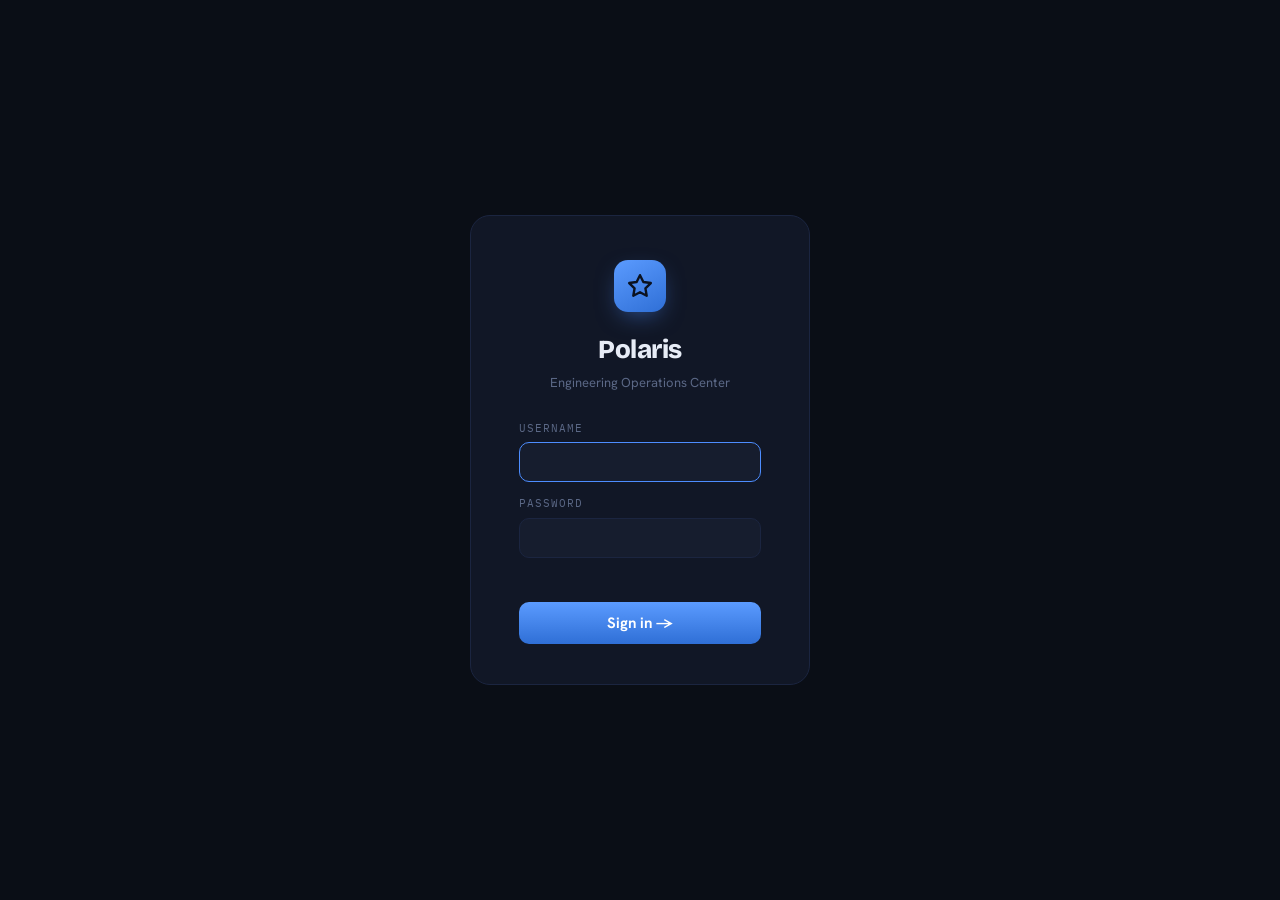
<file: index.html>
<!DOCTYPE html>
<html lang="pt-BR">
<meta charset="utf-8">
<meta name="viewport" content="width=device-width, initial-scale=1">
<title>Polaris</title>
<link rel="icon" type="image/svg+xml" href="favicon.svg">
<link rel="stylesheet" href="style.css">

<div class="layout">
  <aside class="sidebar" id="sidebar">
    <div class="side-brand">
      <div class="logo"><svg width="21" height="21" viewBox="0 0 24 24" fill="none" stroke="#0b1220" stroke-width="2.2" stroke-linecap="round" stroke-linejoin="round"><polygon points="12,2 15.09,8.26 22,9.27 17,14.14 18.18,21.02 12,17.77 5.82,21.02 7,14.14 2,9.27 8.91,8.26"/></svg></div>
      <div class="bt">Polaris</div>
      <button class="collapse-btn" id="collapseBtn" title="Collapse">⟨⟩</button>
    </div>
    <div class="nav-group-label">Work</div>
    <button class="nav-item on" data-tab="today"><span class="ic"><svg viewBox="0 0 24 24"><circle cx="12" cy="12" r="4"/><path d="M12 2v2M12 20v2M4.9 4.9l1.4 1.4M17.7 17.7l1.4 1.4M2 12h2M20 12h2M4.9 19.1l1.4-1.4M17.7 6.3l1.4-1.4"/></svg></span><span class="lbl">Today</span><span class="cnt" id="c-today">0</span></button>
    <button class="nav-item" data-tab="board"><span class="ic"><svg viewBox="0 0 24 24"><rect x="3" y="3" width="18" height="18" rx="2"/><path d="M9 3v18M15 3v18"/></svg></span><span class="lbl">Board</span><span class="cnt" id="c-board">0</span></button>
    <button class="nav-item" data-tab="table"><span class="ic"><svg viewBox="0 0 24 24"><path d="M8 6h12M8 12h12M8 18h12M4 6h.01M4 12h.01M4 18h.01"/></svg></span><span class="lbl">Activities</span><span class="cnt" id="c-table">0</span></button>
    <button class="nav-item" data-tab="calendar"><span class="ic"><svg viewBox="0 0 24 24"><rect x="3" y="4" width="18" height="18" rx="2"/><path d="M3 9h18M8 2v4M16 2v4"/></svg></span><span class="lbl">Calendar</span></button>
    <div class="nav-group-label">Insights</div>
    <button class="nav-item" data-tab="dashboard"><span class="ic"><svg viewBox="0 0 24 24"><path d="M21.21 15.89A10 10 0 1 1 8 2.83"/><path d="M22 12A10 10 0 0 0 12 2v10z"/></svg></span><span class="lbl">Dashboard</span></button>
    <button class="nav-item" data-tab="supplier"><span class="ic"><svg viewBox="0 0 24 24"><rect x="1" y="3" width="15" height="13" rx="1"/><path d="M16 8h4l3 3v5h-7z"/><circle cx="5.5" cy="18.5" r="2.5"/><circle cx="18.5" cy="18.5" r="2.5"/></svg></span><span class="lbl">Supplier Hub</span></button>
    <button class="nav-item" data-tab="products"><span class="ic"><svg viewBox="0 0 24 24"><path d="M21 16V8a2 2 0 0 0-1-1.73l-7-4a2 2 0 0 0-2 0l-7 4A2 2 0 0 0 3 8v8a2 2 0 0 0 1 1.73l7 4a2 2 0 0 0 2 0l7-4A2 2 0 0 0 21 16z"/><path d="M3.27 6.96 12 12.01l8.73-5.05M12 22.08V12"/></svg></span><span class="lbl">Products</span></button>
    <div class="nav-group-label">English</div>
    <button class="nav-item" data-tab="vocab"><span class="ic"><svg viewBox="0 0 24 24"><path d="M2 3h6a4 4 0 0 1 4 4v14a3 3 0 0 0-3-3H2z"/><path d="M22 3h-6a4 4 0 0 0-4 4v14a3 3 0 0 1 3-3h7z"/></svg></span><span class="lbl">Vocabulary</span><span class="cnt" id="c-vocab">0</span></button>
    <div class="nav-group-label">Notes</div>
    <button class="nav-item" data-tab="ideas"><span class="ic"><svg viewBox="0 0 24 24"><path d="M9 18h6M10 22h4"/><path d="M15.09 14c.18-.98.65-1.74 1.41-2.5A4.65 4.65 0 0 0 18 8 6 6 0 0 0 6 8c0 1 .23 2.23 1.5 3.5A4.61 4.61 0 0 1 8.91 14"/></svg></span><span class="lbl">Ideas</span><span class="cnt" id="c-ideas">0</span></button>
    <div class="side-foot">
      <button class="nav-item" data-tab="settings" style="width:100%"><span class="ic"><svg viewBox="0 0 24 24"><circle cx="12" cy="12" r="3"/><path d="M19.4 15a1.65 1.65 0 0 0 .33 1.82l.06.06a2 2 0 1 1-2.83 2.83l-.06-.06a1.65 1.65 0 0 0-1.82-.33 1.65 1.65 0 0 0-1 1.51V21a2 2 0 0 1-4 0v-.09A1.65 1.65 0 0 0 9 19.4a1.65 1.65 0 0 0-1.82.33l-.06.06a2 2 0 1 1-2.83-2.83l.06-.06a1.65 1.65 0 0 0 .33-1.82 1.65 1.65 0 0 0-1.51-1H3a2 2 0 0 1 0-4h.09A1.65 1.65 0 0 0 4.6 9a1.65 1.65 0 0 0-.33-1.82l-.06-.06a2 2 0 1 1 2.83-2.83l.06.06a1.65 1.65 0 0 0 1.82.33H9a1.65 1.65 0 0 0 1-1.51V3a2 2 0 0 1 4 0v.09a1.65 1.65 0 0 0 1 1.51 1.65 1.65 0 0 0 1.82-.33l.06-.06a2 2 0 1 1 2.83 2.83l-.06.06a1.65 1.65 0 0 0-.33 1.82V9a1.65 1.65 0 0 0 1.51 1H21a2 2 0 0 1 0 4h-.09a1.65 1.65 0 0 0-1.51 1z"/></svg></span><span class="lbl">Settings</span></button>
      <div class="side-foot-row">
        <button class="btn icon ghost sm" id="logoutBtn" title="Sign out">⏻</button>
        <button class="btn icon ghost sm" id="exportBtn" title="Export backup">⬇︎</button>
        <button class="btn icon ghost sm" id="importBtn" title="Import backup">⬆︎</button>
        <input type="file" id="importFile" accept="application/json" class="hide">
        <span id="syncStatus" style="font-size:13px;color:var(--txt-faint);padding:4px 2px;cursor:default" title="Sync status">●</span>
      </div>
    </div>
  </aside>
  <div class="drawer-scrim" id="drawerScrim"></div>

  <main class="main">
    <div class="mobile-top"><button class="hamb" id="hamb">☰</button><div class="pt" id="pageTitle">Today</div></div>
    <section id="view-today"></section>
    <section id="view-board" class="hide">
      <div class="sec-head"><div><h2>Board</h2><p>Drag to change status, click a card to open it.</p></div><button class="btn primary" id="boardNew">＋ New Task</button></div>
      <div class="toolbar"><div class="chips" id="boardFilters"></div></div>
      <div class="board" id="board"></div>
    </section>
    <section id="view-calendar" class="hide">
      <div class="sec-head"><div><h2>Calendar</h2><p>Macro view of deadlines. Click any day to adjust or mark a holiday.</p></div></div>
      <div class="cal-top"><button class="btn sm" id="calPrev">‹</button><div class="mlabel" id="calLabel"></div><button class="btn sm" id="calNext">›</button><button class="btn sm ghost" id="calToday">Today</button></div>
      <div class="cal-grid" id="calGrid"></div><div id="dayPanel"></div>
    </section>
    <section id="view-table" class="hide">
      <div class="sec-head"><div><h2>All Activities</h2><p>Your master database. Click any row to open it.</p></div></div>
      <div class="toolbar"><div class="chips" id="filters"></div><input class="search" id="search" placeholder="Search…"></div>
      <div class="tbl-wrap"><table id="tbl"></table></div>
    </section>
    <section id="view-dashboard" class="hide"></section>
    <section id="view-supplier" class="hide">
      <div class="sec-head"><div><h2>Supplier Hub</h2><p>Track sourcing searches, compare quotations and make data-driven decisions.</p></div><button class="btn primary" id="supNew">＋ New Search</button></div>
      <div class="sup-grid" id="supGrid"></div>
    </section>
    <section id="view-products" class="hide">
      <div class="sec-head"><div><h2>Products</h2><p>Everything grouped by product — with progress and hours.</p></div></div>
      <div class="prod-tools"><input id="projName" placeholder="New product / project name…"><button class="btn sm primary" id="projBlank">＋ Add product</button><button class="btn sm ghost" id="projCreate">＋ From template</button><span style="color:var(--txt-faint);font-size:12px">"From template" creates pre-set activities</span></div>
      <div class="prod-grid" id="prodGrid"></div>
    </section>
    <section id="view-vocab" class="hide">
      <div class="sec-head"><div><h2>English Lab</h2><p>Learn technical English from your daily tasks — corrections, recurring mistakes, and vocabulary.</p></div>
        <div style="display:flex;gap:8px;flex-wrap:wrap"><button class="btn" id="flashBtn">🃏 Flashcards</button><button class="btn primary" id="mineBtn">⛏️ Mine vocabulary</button></div></div>
      <div id="enStats" class="en-stats"></div>
      <div id="mistakesPanel" class="en-panel"></div>
      <div id="flashArea" class="hide"></div>
      <h3 class="en-h">📖 Vocabulary deck</h3>
      <div class="vocab-grid" id="vocabGrid"></div>
    </section>
    <section id="view-ideas" class="hide">
      <div class="sec-head"><div><h2>Backlog &amp; Ideas</h2><p>Future projects, rough drafts, anything you don't want to forget.</p></div></div>
      <div class="idea-grid" id="ideaGrid"></div>
    </section>
    <section id="view-settings" class="hide">
      <div class="sec-head"><div><h2>Settings</h2><p>Make it yours. These lists feed the dropdowns when you create a task.</p></div></div>
      <div id="settingsBody"></div>
    </section>
  </main>
</div>
<button class="fab" id="fab" title="New task">＋</button>
<div id="modalHost"></div>
<div class="toast" id="toast"></div>
<script src="app.js"></script>
</file>
<file: style.css>
@import url('https://fonts.googleapis.com/css2?family=Bricolage+Grotesque:opsz,wght@12..96,500;12..96,700;12..96,800&family=Hanken+Grotesk:wght@400;500;600;700&family=IBM+Plex+Mono:wght@400;500;600&display=swap');
:root{
  --ink:#0a0e16;--panel:#111726;--panel-2:#161d2e;--line:#243049;--line-soft:#1b2540;
  --txt:#e7ecf6;--txt-dim:#8c99b5;--txt-faint:#5b6886;
  --amber:#f6a821;--amber-soft:rgba(246,168,33,.13);--teal:#3ad0c4;--teal-soft:rgba(58,208,196,.12);
  --red:#ff5e6c;--red-soft:rgba(255,94,108,.13);--green:#39d98a;--green-soft:rgba(57,217,138,.12);
  --blue:#5b8cff;--blue-soft:rgba(91,140,255,.13);--violet:#b388ff;--violet-soft:rgba(179,136,255,.12);
  --accent:#4d8dff;--accent-soft:rgba(77,141,255,.15);--accent-2:#2f6fd6;
  --display:'Bricolage Grotesque',sans-serif;--body:'Hanken Grotesk',sans-serif;--mono:'IBM Plex Mono',ui-monospace,monospace;--r:14px;
}
*{box-sizing:border-box;scrollbar-width:thin;scrollbar-color:var(--line) transparent}html,body{margin:0;padding:0}
::-webkit-scrollbar{width:6px;height:6px}
::-webkit-scrollbar-track{background:transparent}
::-webkit-scrollbar-thumb{background:var(--line);border-radius:4px}
::-webkit-scrollbar-thumb:hover{background:#33436a}
body{background:radial-gradient(900px 500px at 80% -8%,rgba(246,168,33,.06),transparent 60%),radial-gradient(700px 600px at -5% 110%,rgba(58,208,196,.05),transparent 55%),var(--ink);color:var(--txt);font-family:var(--body);font-size:15px;line-height:1.5;-webkit-font-smoothing:antialiased}
::selection{background:var(--amber-soft);color:var(--amber)}
button{font-family:inherit;cursor:pointer}input,textarea,select{font-family:inherit}
.mono{font-family:var(--mono)}.hide{display:none!important}

/* LAYOUT */
.layout{display:flex;min-height:100vh}
.sidebar{width:236px;flex:none;background:var(--panel);border-right:1px solid var(--line-soft);padding:16px 12px;position:sticky;top:0;height:100vh;overflow:auto;display:flex;flex-direction:column;gap:4px;transition:width .2s;z-index:50}
.sidebar.collapsed{width:66px}
.side-brand{display:flex;align-items:center;gap:11px;padding:6px 8px 14px}
.logo{width:38px;height:38px;border-radius:11px;flex:none;background:linear-gradient(150deg,#5b9bff,var(--accent-2));display:grid;place-items:center;color:#0b1220;box-shadow:0 6px 20px -8px rgba(77,141,255,.65)}
.side-brand .bt{font-family:var(--display);font-weight:800;font-size:17px;line-height:1;flex:1;letter-spacing:-.02em}
.collapse-btn{border:0;background:transparent;color:var(--txt-faint);font-size:15px;padding:4px}
.sidebar.collapsed .side-brand .bt,.sidebar.collapsed .nav-group-label,.sidebar.collapsed .nav-item .lbl,.sidebar.collapsed .nav-item .cnt,.sidebar.collapsed .side-foot .ftxt{display:none}
.sidebar.collapsed .side-brand{justify-content:center}
.nav-group-label{font-family:var(--mono);font-size:9.5px;letter-spacing:.13em;text-transform:uppercase;color:var(--txt-faint);padding:14px 10px 5px}
.nav-item{display:flex;align-items:center;gap:11px;padding:9px 11px;border-radius:10px;color:var(--txt-dim);font-weight:600;font-size:14px;transition:.14s;width:100%;border:0;background:transparent;text-align:left}
.nav-item .ic{width:22px;flex:none;display:flex;align-items:center;justify-content:center;color:var(--teal);transition:color .14s}
.nav-item .ic svg{width:18px;height:18px;fill:none;stroke:currentColor;stroke-width:2;stroke-linecap:round;stroke-linejoin:round;display:block}
.nav-item:hover .ic{color:var(--accent)}
.nav-item.on .ic{color:var(--accent)}
.nav-item .lbl{flex:1;white-space:nowrap}
.nav-item .cnt{font-family:var(--mono);font-size:10.5px;background:var(--line);color:var(--txt-dim);padding:1px 7px;border-radius:20px;min-width:18px;text-align:center}
.nav-item:hover{color:var(--txt);background:var(--panel-2)}
.nav-item.on{background:linear-gradient(90deg,var(--accent-soft),transparent);color:var(--accent);box-shadow:inset 2px 0 0 var(--accent)}
.nav-item.on .cnt{background:var(--accent-soft);color:var(--accent)}
.sidebar.collapsed .nav-item{justify-content:center;padding:9px}
.side-foot{margin-top:auto;display:flex;flex-direction:column;gap:4px;padding:10px 6px 4px;border-top:1px solid var(--line-soft)}
.side-foot-row{display:flex;align-items:center;gap:6px;padding:0 2px}
.side-foot .ftxt{font-size:11px;color:var(--txt-faint)}
.main{flex:1;min-width:0;padding:22px 28px 110px;position:relative}
.mobile-top{display:none;align-items:center;gap:12px;margin-bottom:16px}
.hamb{border:1px solid var(--line);background:var(--panel-2);color:var(--txt);width:40px;height:40px;border-radius:10px;font-size:18px}
.mobile-top .pt{font-family:var(--display);font-weight:800;font-size:20px}
.drawer-scrim{display:none;position:fixed;inset:0;background:rgba(5,8,14,.6);backdrop-filter:blur(2px);z-index:45}
.drawer-scrim.show{display:block}
.fab{position:fixed;right:24px;bottom:24px;width:56px;height:56px;border-radius:50%;border:0;background:linear-gradient(180deg,#5b9bff,var(--accent-2));color:#fff;font-size:28px;line-height:1;box-shadow:0 10px 28px -8px rgba(77,141,255,.7);z-index:30;display:grid;place-items:center}
.fab:hover{filter:brightness(1.06);transform:translateY(-2px)}

/* ── LOGIN ── */
.login-wrap{position:fixed;inset:0;z-index:2000;background:var(--ink);display:flex;align-items:center;justify-content:center}
.login-box{background:var(--panel);border:1px solid var(--line-soft);border-radius:20px;padding:44px 48px 40px;width:340px;display:flex;flex-direction:column;align-items:center}
.login-logo{width:52px;height:52px;border-radius:14px;background:linear-gradient(150deg,#5b9bff,var(--accent-2));display:grid;place-items:center;margin-bottom:18px;box-shadow:0 8px 24px -8px rgba(77,141,255,.6)}
.login-title{font-family:var(--display);font-weight:800;font-size:26px;letter-spacing:-.02em;margin-bottom:4px}
.login-sub{font-size:13px;color:var(--txt-faint);margin-bottom:28px}
.login-field{width:100%;margin-bottom:14px}
.login-field label{display:block;font-family:var(--mono);font-size:10.5px;letter-spacing:.09em;text-transform:uppercase;color:var(--txt-faint);margin-bottom:6px}
.login-field input{width:100%;background:var(--panel-2);border:1px solid var(--line-soft);border-radius:10px;color:var(--txt);padding:10px 14px;font-size:14px;outline:none;transition:.15s}
.login-field input:focus{border-color:var(--accent)}
.login-err{color:var(--red);font-size:12.5px;margin-bottom:8px;min-height:18px;text-align:center;width:100%}
.login-btn{width:100%;padding:11px;border-radius:10px;border:0;background:linear-gradient(180deg,#5b9bff,var(--accent-2));color:#fff;font-size:15px;font-weight:700;font-family:inherit;cursor:pointer;margin-top:4px;transition:.15s}
.login-btn:hover{filter:brightness(1.08);transform:translateY(-1px)}
.login-wrap.fade-out{animation:loginFade .35s ease forwards}
@keyframes loginFade{to{opacity:0;pointer-events:none}}

/* SHARED */
.btn{border:1px solid var(--line);background:var(--panel-2);color:var(--txt);padding:9px 15px;border-radius:10px;font-weight:600;font-size:14px;transition:.16s;display:inline-flex;align-items:center;gap:8px}
.btn:hover{border-color:#33436a;transform:translateY(-1px)}
.btn.primary{background:linear-gradient(180deg,#5b9bff,var(--accent-2));border-color:#5b8cff;color:#fff;box-shadow:0 6px 18px -8px rgba(77,141,255,.6)}
.btn.primary:hover{filter:brightness(1.05)}
.btn.ghost{background:transparent}.btn.sm{padding:6px 11px;font-size:13px;border-radius:8px}.btn.danger{color:var(--red);border-color:transparent;background:var(--red-soft)}
.sec-head{display:flex;align-items:center;justify-content:space-between;margin:2px 0 16px;gap:12px;flex-wrap:wrap}
.sec-head h2{font-family:var(--display);font-weight:700;font-size:22px;margin:0;letter-spacing:-.01em}
.sec-head p{margin:3px 0 0;color:var(--txt-dim);font-size:13.5px}
.badge{font-family:var(--mono);font-size:10.5px;letter-spacing:.05em;text-transform:uppercase;padding:2px 8px;border-radius:6px;font-weight:600}
.b-todo{background:var(--line);color:var(--txt-dim)}.b-in_progress{background:var(--blue-soft);color:var(--blue)}.b-blocked{background:var(--red-soft);color:var(--red)}.b-done{background:var(--green-soft);color:var(--green)}
.tag{font-family:var(--mono);font-size:10px;letter-spacing:.04em;color:var(--teal);background:var(--teal-soft);padding:1px 7px;border-radius:5px}
.tag.type{color:var(--violet);background:var(--violet-soft)}
.sec-tag{font-family:var(--mono);font-size:10px;letter-spacing:.04em;color:var(--green);background:var(--green-soft);padding:1px 7px;border-radius:5px}
.prio-tag{font-family:var(--mono);font-size:10px;letter-spacing:.04em;padding:1px 7px;border-radius:5px;font-weight:600}
.prio-tag.prio-urgent{background:var(--red-soft);color:var(--red)}.prio-tag.prio-high{background:var(--amber-soft);color:var(--amber)}.prio-tag.prio-medium{background:var(--blue-soft);color:var(--blue)}.prio-tag.prio-low{background:var(--line);color:var(--txt-faint)}
.sprint-ic{display:inline-flex;align-items:center;justify-content:center;background:var(--blue-soft);border:1px solid rgba(91,140,255,.28);border-radius:5px;padding:0 5px;font-size:11px;line-height:1.6;cursor:default;color:var(--blue)}
.directive-ic{display:inline-flex;align-items:center;justify-content:center;background:var(--blue-soft);border:1px solid rgba(91,140,255,.28);border-radius:5px;padding:0 6px;font-size:11px;line-height:1.6;cursor:default;color:var(--accent);font-weight:800}
.sprint-lbl{display:flex;align-items:center;gap:9px;cursor:pointer;padding:10px 12px;background:var(--panel-2);border:1px solid var(--line-soft);border-radius:10px;font-size:13.5px;width:100%;transition:.12s}
.sprint-lbl:hover{border-color:var(--accent)}
.sprint-lbl input[type=checkbox]{accent-color:var(--accent);width:16px;height:16px;flex:none;cursor:pointer}
.src{font-family:var(--mono);font-size:10px;letter-spacing:.04em;padding:1px 7px;border-radius:5px;font-weight:600;background:var(--line);color:var(--txt-dim)}
.src-Director{background:var(--red-soft);color:var(--red)}.src-Coordinator{background:var(--amber-soft);color:var(--amber)}
.due{font-family:var(--mono);font-size:11.5px;padding:2px 8px;border-radius:6px;background:var(--line);color:var(--txt-dim)}
.due.over{background:var(--red-soft);color:var(--red)}.due.soon{background:var(--amber-soft);color:var(--amber)}
.reply-badge{font-family:var(--mono);font-size:10px;font-weight:600;color:var(--red);background:var(--red-soft);border:1px solid rgba(255,94,108,.3);padding:1px 7px;border-radius:5px}
.prio-bar{width:4px;border-radius:4px;flex:none;background:var(--txt-faint)}
.prio-urgent{background:var(--red)}.prio-high{background:var(--amber)}.prio-medium{background:var(--blue)}.prio-low{background:var(--txt-faint)}

/* TODAY */
.today-hero{background:linear-gradient(150deg,var(--panel-2),#0e1422);border:1px solid var(--line-soft);border-radius:18px;padding:22px 24px;margin-bottom:18px;position:relative;overflow:hidden}
.today-hero::after{content:'';position:absolute;right:-40px;top:-40px;width:220px;height:220px;background:radial-gradient(circle,rgba(77,141,255,.16),transparent 70%)}
.today-hero .greet{font-family:var(--display);font-weight:800;font-size:27px;letter-spacing:-.02em}
.today-hero .datestr{color:var(--txt-dim);margin-top:3px;font-size:14px}
.daybar-wrap{margin-top:18px;max-width:520px}
.daybar-top{display:flex;justify-content:space-between;font-size:13px;color:var(--txt-dim);margin-bottom:6px}.daybar-top b{color:var(--txt)}
.daybar{height:10px;background:var(--line-soft);border-radius:8px;overflow:hidden}.daybar .fill{height:100%;background:linear-gradient(90deg,var(--green),var(--teal));border-radius:8px;transition:width .6s}
.focus-card{background:linear-gradient(150deg,rgba(77,141,255,.12),var(--panel));border:1px solid rgba(77,141,255,.32);border-radius:16px;padding:16px 18px;margin-bottom:18px}
.focus-card .fc-h{font-family:var(--display);font-weight:700;font-size:16px;display:flex;align-items:center;gap:8px;margin-bottom:4px}
.focus-card .hint{color:var(--txt-dim);font-size:13px}
.focus-item{display:flex;align-items:center;gap:10px;padding:8px 0;border-bottom:1px solid var(--line-soft);cursor:pointer}.focus-item:last-child{border-bottom:0}
.focus-item .num{font-family:var(--display);font-weight:800;color:var(--accent);width:20px}.focus-item .ft{flex:1;font-weight:600}.focus-item.done .ft{text-decoration:line-through;color:var(--txt-dim)}
.stats{display:grid;grid-template-columns:repeat(4,1fr);gap:12px;margin-bottom:22px}
.today-top-row{display:grid;grid-template-columns:1fr 1fr;gap:14px;margin-bottom:14px;align-items:stretch}
.today-stats{grid-template-columns:1fr 1fr!important;margin-bottom:0!important;align-self:start}
.stat{background:var(--panel);border:1px solid var(--line-soft);border-radius:var(--r);padding:14px 16px;position:relative;overflow:hidden}
.stat::after{content:'';position:absolute;inset:0 0 auto 0;height:3px;background:var(--accent,var(--amber));opacity:.75}
.stat .k{font-family:var(--mono);font-size:11px;letter-spacing:.1em;text-transform:uppercase;color:var(--txt-faint)}
.stat .v{font-family:var(--display);font-weight:800;font-size:30px;line-height:1.1;margin-top:6px}
.focus-block{margin-bottom:22px}
.focus-block .fb-head{display:flex;align-items:center;gap:10px;margin-bottom:11px}
.focus-block .fb-head h3{font-family:var(--display);font-weight:700;font-size:16px;margin:0}
.focus-block .fb-head .ct{font-family:var(--mono);font-size:11px;padding:1px 9px;border-radius:20px}
.fb-over .ct{background:var(--red-soft);color:var(--red)}.fb-today .ct{background:var(--amber-soft);color:var(--amber)}.fb-next .ct{background:var(--line);color:var(--txt-dim)}.fb-reply .ct{background:var(--red-soft);color:var(--red)}
.frow{display:flex;align-items:center;gap:13px;background:var(--panel);border:1px solid var(--line-soft);border-radius:12px;padding:12px 14px;margin-bottom:8px;transition:.15s;cursor:pointer}
.frow:hover{border-color:var(--line)}.frow.done{opacity:.55}
.frow.overdue{border-color:rgba(255,94,108,.55);background:linear-gradient(90deg,rgba(255,94,108,.07),var(--panel) 40%);animation:overduePulse 2.4s ease-in-out infinite}
.frow.overdue:hover{border-color:var(--red)}
.frow.overdue-high{border-color:rgba(255,94,108,.8);animation:overduePulse 1.2s ease-in-out infinite}
@keyframes overduePulse{0%,100%{box-shadow:0 0 0 0 rgba(255,94,108,0)}50%{box-shadow:0 0 0 3px rgba(255,94,108,.18)}}
@media (prefers-reduced-motion:reduce){.frow.overdue,.frow.overdue-high{animation:none;box-shadow:0 0 0 2px rgba(255,94,108,.15)}}
.chk{width:24px;height:24px;border-radius:50%;border:2px solid var(--line);flex:none;display:grid;place-items:center;color:transparent;transition:.15s}
.frow:hover .chk{border-color:var(--green)}.frow.done .chk{background:var(--green);border-color:var(--green);color:#08160d}
.frow .ftitle{flex:1;min-width:0;font-weight:600}.frow.done .ftitle{text-decoration:line-through}
.frow .fmeta{display:flex;gap:8px;align-items:center;flex-wrap:wrap;margin-top:4px}
.desc-ic{display:inline-flex;align-items:center;color:var(--txt-dim)}
.desc-ic svg{stroke-width:2.4}
.kt .desc-ic{margin-left:6px;position:relative;top:1px}
.cal-task .desc-ic{margin-left:4px;position:relative;top:1.5px}
.star{border:0;background:transparent;font-size:17px;color:var(--txt-faint);flex:none;padding:2px;transition:.15s}.star.on{color:var(--accent)}.star:hover{transform:scale(1.15)}
.celebrate{text-align:center;padding:40px 20px;background:var(--green-soft);border:1px solid rgba(57,217,138,.25);border-radius:16px;margin-bottom:18px}.celebrate .big{font-family:var(--display);font-size:22px;color:var(--green)}

/* CHIPS */
.chips{display:flex;gap:7px;flex-wrap:wrap}
.chip{border:1px solid var(--line-soft);background:var(--panel);color:var(--txt-dim);padding:7px 13px;border-radius:30px;font-weight:600;font-size:13px;transition:.15s;display:flex;align-items:center;gap:7px}
.chip:hover{color:var(--txt);border-color:var(--line)}.chip.on{background:var(--accent-soft);border-color:rgba(77,141,255,.45);color:var(--accent)}
.chip.on.danger{background:var(--red-soft);border-color:rgba(255,94,108,.4);color:var(--red)}.chip .n{font-family:var(--mono);font-size:11px;opacity:.85}

/* BOARD */
.board{display:grid;grid-template-columns:repeat(4,1fr);gap:13px;align-items:start}
.kcol{background:var(--panel);border:1px solid var(--line-soft);border-radius:var(--r);padding:11px;min-height:160px;transition:.15s}
.kcol.drag-over{border-color:var(--accent);background:var(--accent-soft)}
.kcol-head{display:flex;align-items:center;justify-content:space-between;padding:4px 6px 11px;border-bottom:1px solid var(--line-soft);margin-bottom:11px}
.kcol-head .ktitle{display:flex;align-items:center;gap:9px;font-weight:700;font-size:14px}
.kdot{width:9px;height:9px;border-radius:50%}.kcol-head .kn{font-family:var(--mono);font-size:11px;color:var(--txt-faint)}
.kcol-head .kn.warn{color:var(--red)}
.kcol-head .kadd{border:0;background:transparent;color:var(--txt-faint);font-size:18px;line-height:1;padding:0 4px}.kcol-head .kadd:hover{color:var(--amber)}
.klist{display:flex;flex-direction:column;gap:9px;min-height:40px}
.kcard{background:var(--panel-2);border:1px solid var(--line-soft);border-radius:11px;padding:11px 12px 11px 13px;cursor:grab;border-left:3px solid var(--txt-faint);transition:.12s}
.kcard:hover{border-color:var(--line);transform:translateY(-1px)}.kcard.dragging{opacity:.4}
.kcard.pl-urgent{border-left-color:var(--red)}.kcard.pl-high{border-left-color:var(--amber)}.kcard.pl-medium{border-left-color:var(--blue)}.kcard.pl-low{border-left-color:var(--txt-faint)}
.kcard .kt{font-weight:600;font-size:14px;line-height:1.35}
.kcard .km{display:flex;gap:7px;align-items:center;flex-wrap:wrap;margin-top:9px}
.kmini{height:5px;background:var(--line);border-radius:4px;margin-top:9px;overflow:hidden}.kmini i{display:block;height:100%;background:var(--accent);border-radius:4px}
.kempty{color:var(--txt-faint);font-size:12.5px;text-align:center;padding:14px 6px;border:1px dashed var(--line-soft);border-radius:10px}

/* TABLE */
.toolbar{display:flex;align-items:center;gap:10px;flex-wrap:wrap;margin-bottom:14px}.toolbar .chips{flex:1}
.fdiv{width:1px;align-self:stretch;background:var(--line);margin:2px 5px}
tr.addrow{background:var(--panel-2)}
tr.addrow td{padding:7px 10px}
tr.addrow input,tr.addrow select{width:100%;background:var(--panel);border:1px solid var(--line-soft);border-radius:7px;color:var(--txt);padding:6px 8px;font-size:13px;min-width:70px}
tr.addrow input:focus,tr.addrow select:focus{outline:none;border-color:var(--accent)}
tr.addrow .muted{color:var(--txt-faint);font-family:var(--mono);font-size:11px}
.ar-add{border:0;background:var(--accent);color:#fff;width:26px;height:26px;border-radius:7px;font-size:16px;line-height:1;display:grid;place-items:center}
.ar-add:hover{filter:brightness(1.08)}
td.idcell{font-family:var(--mono);font-size:12px;color:var(--txt-faint)}
.search{background:var(--panel);border:1px solid var(--line-soft);border-radius:10px;padding:8px 13px;color:var(--txt);min-width:160px}.search:focus{outline:none;border-color:var(--line)}
.tbl-wrap{background:var(--panel);border:1px solid var(--line-soft);border-radius:var(--r);overflow:auto}
table{width:100%;border-collapse:collapse;font-size:13.5px;min-width:1060px}
thead th{text-align:left;font-family:var(--mono);font-size:10.5px;letter-spacing:.08em;text-transform:uppercase;color:var(--txt-faint);padding:12px 14px;border-bottom:1px solid var(--line);cursor:pointer;white-space:nowrap;user-select:none}
thead th:hover{color:var(--txt-dim)}.ar{opacity:.6;font-size:9px}
tbody tr{border-bottom:1px solid var(--line-soft);cursor:pointer;transition:.1s}tbody tr:last-child{border-bottom:0}tbody tr:hover{background:var(--panel-2)}tbody td{padding:11px 14px;vertical-align:middle;white-space:nowrap;height:58px}
td.tdtask{white-space:normal}
td .tt{font-weight:600;display:flex;align-items:center;gap:9px}td.done .tt{text-decoration:line-through;color:var(--txt-dim)}.ttxt{flex:1;min-width:0}
td .sub{font-size:11px;color:var(--txt-faint);margin-top:2px}
.minibar{width:60px;height:7px;background:var(--line);border-radius:5px;overflow:hidden;display:inline-block;vertical-align:middle;margin-right:7px}.minibar i{display:block;height:100%;background:var(--accent)}
.stat-cell,.prog-cell{display:inline-flex;align-items:center;gap:4px;cursor:pointer;border-radius:6px;padding:2px 5px;transition:.12s;margin:-2px -5px}
.stat-cell:hover,.prog-cell:hover{background:var(--line-soft)}
.empty{text-align:center;padding:50px 20px;color:var(--txt-faint)}.empty .big{font-family:var(--display);font-size:19px;color:var(--txt-dim);margin-bottom:6px}

/* MODAL */
.scrim{position:fixed;inset:0;background:rgba(5,8,14,.74);backdrop-filter:blur(4px);display:grid;place-items:start center;padding:34px 16px;z-index:60;overflow:auto}
.modal{width:100%;max-width:680px;background:var(--panel);border:1px solid var(--line);border-radius:18px;box-shadow:0 30px 80px -20px #000;animation:pop .22s ease}
@keyframes pop{from{opacity:0;transform:translateY(14px) scale(.98)}}
.mhead{display:flex;align-items:center;justify-content:space-between;padding:18px 20px;border-bottom:1px solid var(--line-soft)}
.mhead h3{font-family:var(--display);font-weight:700;margin:0;font-size:18px}
.xclose{border:0;background:var(--panel-2);color:var(--txt-dim);width:30px;height:30px;border-radius:8px;font-size:16px}
.mbody{padding:20px;display:flex;flex-direction:column;gap:14px;max-height:72vh;overflow:auto}
.row2{display:grid;grid-template-columns:1fr 1fr;gap:12px}.row3{display:grid;grid-template-columns:1fr 1fr 1fr;gap:12px}
.field label{display:block;font-family:var(--mono);font-size:11px;letter-spacing:.08em;text-transform:uppercase;color:var(--txt-faint);margin-bottom:6px}
.field input,.field textarea,.field select{width:100%;background:var(--panel-2);border:1px solid var(--line-soft);border-radius:10px;color:var(--txt);padding:10px 12px;font-size:14.5px;color-scheme:dark}
input[type="date"]{color-scheme:dark}
tr.addrow input,tr.addrow select{color-scheme:dark}
.field input:focus,.field textarea:focus,.field select:focus{outline:none;border-color:#34456b;box-shadow:0 0 0 3px rgba(77,141,255,.1)}
.field textarea{resize:vertical;min-height:60px;font-family:inherit;overflow:hidden}
.prog-row{display:flex;align-items:center;gap:12px}.prog-row input[type=range]{flex:1;accent-color:var(--accent)}
.subhead{font-family:var(--mono);font-size:11px;letter-spacing:.08em;text-transform:uppercase;color:var(--txt-faint);border-top:1px solid var(--line-soft);padding-top:14px;display:flex;align-items:center;gap:8px}
.contact{background:var(--panel-2);border:1px solid var(--line-soft);border-radius:10px;padding:10px 12px;margin-bottom:8px}
.contact .ch{display:flex;align-items:center;gap:8px;justify-content:space-between}.contact .cn{font-weight:600}
.contact .cnote{color:var(--txt-dim);font-size:13px;margin-top:3px;white-space:pre-wrap}
.ball{font-family:var(--mono);font-size:10px;font-weight:600;padding:3px 9px;border-radius:20px;cursor:pointer;border:1px solid transparent;white-space:nowrap}
.ball-them{background:var(--blue-soft);color:var(--blue)}.ball-me{background:var(--red-soft);color:var(--red);border-color:rgba(255,94,108,.4)}.ball-done{background:var(--green-soft);color:var(--green)}
.cdel{border:0;background:transparent;color:var(--txt-faint);font-size:13px}.cdel:hover{color:var(--red)}
.contact-add{display:grid;grid-template-columns:1fr 1.4fr auto;gap:8px;align-items:end}
.contact-add input{background:var(--panel-2);border:1px solid var(--line-soft);border-radius:9px;color:var(--txt);padding:8px 10px;font-size:13.5px;width:100%}
.tutor{border:1px solid var(--teal-soft);background:var(--teal-soft);border-radius:12px;padding:13px 14px;font-size:13.5px}
.tutor .ttl{font-family:var(--mono);font-size:11px;letter-spacing:.08em;text-transform:uppercase;color:var(--teal);display:flex;align-items:center;gap:7px;margin-bottom:8px}
.tutor.good{border-color:var(--green-soft);background:var(--green-soft)}.tutor.good .ttl{color:var(--green)}
/* Phase 1 tutor blocks */
.tutor-fix{background:var(--panel-2);border-left:3px solid var(--teal);border-radius:8px;padding:10px 12px;margin-bottom:10px}
.fix-text{color:var(--txt);line-height:1.55;margin-bottom:8px;font-size:14px}
.tutor-errors{margin-bottom:10px}
.tutor-errors-h,.tutor-terms-h{font-family:var(--mono);font-size:10.5px;letter-spacing:.08em;text-transform:uppercase;color:var(--txt-faint);margin-bottom:6px}
.tutor-err-row{display:grid;grid-template-columns:1fr auto 1fr auto;align-items:start;gap:4px 8px;padding:6px 0;border-bottom:1px solid var(--line-soft)}
.tutor-err-row:last-child{border-bottom:none}
.te-wrong{color:var(--red);text-decoration:line-through;font-size:13px}
.te-arrow{color:var(--txt-faint);font-size:13px}
.te-right{color:var(--green);font-size:13px;font-weight:600}
.te-cat{font-size:10px;font-family:var(--mono);color:var(--amber);background:var(--amber-soft);padding:2px 6px;border-radius:4px;white-space:nowrap;justify-self:end}
.te-rule{grid-column:1/-1;font-size:12px;color:var(--txt-dim);line-height:1.4;padding-top:2px}
.tutor-terms{background:var(--panel-2);border-radius:8px;padding:8px 12px}
.tutor-term{display:flex;gap:10px;padding:4px 0;border-bottom:1px solid var(--line-soft)}
.tutor-term:last-child{border-bottom:none}
.tt-en{font-weight:600;color:var(--teal);min-width:120px;font-size:13px}
.tt-pt{color:var(--txt-dim);font-size:13px}
.mfoot{display:flex;justify-content:space-between;align-items:center;gap:10px;padding:16px 20px;border-top:1px solid var(--line-soft)}
.spin{width:14px;height:14px;border:2px solid currentColor;border-right-color:transparent;border-radius:50%;display:inline-block;animation:sp .7s linear infinite}@keyframes sp{to{transform:rotate(360deg)}}

/* VOCAB */
.vocab-grid{display:grid;grid-template-columns:repeat(auto-fill,minmax(240px,1fr));gap:12px}
.vcard{background:var(--panel);border:1px solid var(--line-soft);border-radius:var(--r);padding:14px 15px;transition:.15s}.vcard:hover{border-color:var(--line)}
.vcard .term{font-family:var(--display);font-weight:700;font-size:17px;display:flex;justify-content:space-between;align-items:center;gap:8px}
.vcard .tr{color:var(--amber);font-size:14px;margin-top:2px;font-weight:600}
.vcard .ex{color:var(--txt-dim);font-size:12.5px;margin-top:8px;font-style:italic;border-top:1px solid var(--line-soft);padding-top:8px}
.vstat{font-family:var(--mono);font-size:9.5px;letter-spacing:.06em;text-transform:uppercase;padding:2px 7px;border-radius:5px;cursor:pointer}
.vs-new{background:var(--amber-soft);color:var(--amber)}.vs-learning{background:var(--blue-soft);color:var(--blue)}.vs-known{background:var(--green-soft);color:var(--green)}
.fc-wrap{display:flex;flex-direction:column;align-items:center;gap:18px;padding:10px 0 20px}
.flashcard{width:100%;max-width:440px;height:240px;perspective:1400px;cursor:pointer}
.fc-inner{position:relative;width:100%;height:100%;transition:transform .55s;transform-style:preserve-3d}.flashcard.flip .fc-inner{transform:rotateY(180deg)}
.fc-face{position:absolute;inset:0;backface-visibility:hidden;border-radius:18px;display:grid;place-items:center;text-align:center;padding:26px;border:1px solid var(--line)}
.fc-front{background:linear-gradient(160deg,var(--panel-2),#0e1422)}.fc-front .term{font-family:var(--display);font-weight:800;font-size:30px}
.fc-front .hint{font-family:var(--mono);font-size:11px;color:var(--txt-faint);margin-top:14px;letter-spacing:.08em;text-transform:uppercase}
.fc-back{background:linear-gradient(160deg,#15233a,#101a2e);transform:rotateY(180deg)}.fc-back .tr{font-family:var(--display);font-weight:800;font-size:28px;color:var(--amber)}
.fc-back .ex{color:var(--txt-dim);margin-top:14px;font-style:italic;font-size:14px}
.fc-controls{display:flex;gap:10px}.fc-count{font-family:var(--mono);font-size:12px;color:var(--txt-dim)}

/* ENGLISH LAB */
.en-stats{display:grid;grid-template-columns:repeat(auto-fit,minmax(180px,1fr));gap:12px;margin-bottom:18px}
.en-stat{background:var(--panel);border:1px solid var(--line-soft);border-radius:var(--r);padding:14px 16px}
.en-stat .k{font-family:var(--mono);font-size:10.5px;letter-spacing:.1em;text-transform:uppercase;color:var(--txt-faint)}
.en-stat .v{font-family:var(--display);font-weight:800;font-size:26px;margin-top:4px}
.en-stat .sub{font-size:12px;color:var(--txt-dim);margin-top:3px}
.en-panel{background:var(--panel);border:1px solid var(--line-soft);border-radius:var(--r);padding:16px 18px;margin-bottom:20px}
.en-h{font-family:var(--display);font-weight:700;font-size:16px;margin:0 0 12px;display:flex;align-items:center;gap:8px}
.miss-chips{display:flex;flex-wrap:wrap;gap:8px;margin-bottom:16px}
.miss-chip{display:flex;align-items:center;gap:8px;background:var(--red-soft);border:1px solid rgba(255,94,108,.3);border-radius:30px;padding:5px 12px;font-size:13px;cursor:default}
.miss-chip b{color:var(--red);text-transform:capitalize}
.miss-chip span{font-family:var(--mono);font-size:11px;background:rgba(255,94,108,.25);color:var(--red);padding:1px 7px;border-radius:20px}
.miss-recent-h{font-family:var(--mono);font-size:10px;letter-spacing:.1em;text-transform:uppercase;color:var(--txt-faint);border-top:1px solid var(--line-soft);padding-top:12px;margin-bottom:10px}
.miss-list{display:flex;flex-direction:column;gap:10px}
.miss-row{border-left:3px solid var(--line);padding:2px 0 2px 12px}
.miss-orig{color:var(--txt-dim);font-size:13.5px;text-decoration:line-through;text-decoration-color:rgba(255,94,108,.5)}
.miss-corr{color:var(--green);font-size:13.5px;margin-top:2px}
.miss-tags{display:flex;flex-wrap:wrap;gap:5px;margin-top:5px}
.miss-tag{font-family:var(--mono);font-size:9.5px;text-transform:uppercase;letter-spacing:.04em;color:var(--txt-faint);background:var(--line);padding:1px 7px;border-radius:5px}
.kind-tag{font-family:var(--mono);font-size:9.5px;letter-spacing:.04em;text-transform:uppercase;padding:2px 8px;border-radius:20px}
.kind-expression{background:var(--teal-soft);color:var(--teal)}.kind-word{background:var(--line);color:var(--txt-dim)}
.vcard-foot{display:flex;align-items:center;justify-content:space-between;gap:8px;margin-top:10px;border-top:1px solid var(--line-soft);padding-top:8px}
.vcard-due{font-family:var(--mono);font-size:10.5px;color:var(--txt-faint)}
.due-now{color:var(--amber)}
.rev-done{text-align:center;padding:30px 20px}.rev-done .big{font-family:var(--display);font-weight:800;font-size:22px;margin-bottom:8px}.rev-done div{color:var(--txt-dim)}

/* WEEK SUMMARY */
.week-summary-panel{background:linear-gradient(150deg,rgba(57,217,138,.07),var(--panel));border:1px solid rgba(57,217,138,.2)}
.ws-head{display:flex;align-items:center;justify-content:space-between;margin-bottom:12px;font-family:var(--display);font-weight:700;font-size:15px}
.ws-count{font-family:var(--mono);font-size:11px;background:var(--green-soft);color:var(--green);padding:2px 10px;border-radius:20px}
.ws-tbl{width:100%;border-collapse:collapse;font-size:13px}
.ws-tbl th{font-family:var(--mono);font-size:10px;letter-spacing:.08em;text-transform:uppercase;color:var(--txt-faint);padding:6px 10px;border-bottom:1px solid var(--line-soft);text-align:left}
.ws-tbl td{padding:8px 10px;border-bottom:1px solid var(--line-soft);vertical-align:middle}
.ws-tbl tr:last-child td{border-bottom:0}
.ws-tbl tr:hover td{background:var(--panel-2)}
.wr-stats-row{display:flex;gap:0;border-bottom:1px solid var(--line-soft);margin-bottom:20px}
.wr-stat{flex:1;display:flex;flex-direction:column;align-items:center;padding:14px 8px;border-right:1px solid var(--line-soft)}.wr-stat:last-child{border-right:0}
.wr-stat-n{font-family:var(--display);font-weight:700;font-size:24px;line-height:1}
.wr-stat-l{font-family:var(--mono);font-size:10px;letter-spacing:.06em;text-transform:uppercase;color:var(--txt-faint);margin-top:4px}
.wr-section{margin-bottom:18px}.wr-section:last-child{margin-bottom:0}
.wr-section-head{display:flex;align-items:center;justify-content:space-between;font-family:var(--display);font-weight:700;font-size:14px;padding:8px 0;border-bottom:1px solid var(--line-soft);margin-bottom:6px}
.wr-count{font-family:var(--mono);font-size:11px;font-weight:600}
.wr-row{display:flex;align-items:center;gap:9px;padding:7px 6px;border-radius:9px;cursor:pointer;font-size:13.5px}.wr-row:hover{background:var(--panel-2)}
.wr-title{flex:1;min-width:0;overflow:hidden;text-overflow:ellipsis;white-space:nowrap}
.wr-empty{color:var(--txt-faint);font-size:13px;padding:8px 4px}
.ws-title{font-weight:600;color:var(--txt)}

/* INLINE PICKER */
.inline-picker{animation:pop .15s ease}

/* PRODUCT DETAIL */
.prod-detail-stats{display:flex;gap:16px;flex-wrap:wrap;font-size:13px;color:var(--txt-dim);padding:10px 0;border-bottom:1px solid var(--line-soft);margin-bottom:14px}
.prod-detail-stats b{color:var(--txt);font-family:var(--mono)}
.pd-check-item{display:flex;align-items:center;gap:10px;padding:7px 2px;border-bottom:1px solid var(--line-soft)}
.pd-check-item:last-child{border-bottom:0}
.pd-check-item input[type=checkbox]{accent-color:var(--accent);width:16px;height:16px;flex:none;cursor:pointer}
.pd-check-item span{flex:1;font-size:14px}
.pd-check-item span.done{text-decoration:line-through;color:var(--txt-dim)}

/* PRODUCTS */
.prod-tools{display:flex;gap:8px;align-items:center;flex-wrap:wrap;margin-bottom:16px}
.prod-tools input{background:var(--panel);border:1px solid var(--line-soft);border-radius:10px;color:var(--txt);padding:8px 12px;font-size:14px}
.prod-grid{display:grid;grid-template-columns:repeat(auto-fill,minmax(320px,1fr));gap:14px}
.prodcard{background:var(--panel);border:1px solid var(--line-soft);border-radius:var(--r);overflow:hidden}
.prodcard .ph{padding:15px 16px;border-bottom:1px solid var(--line-soft)}
.prodcard .pn{font-family:var(--display);font-weight:700;font-size:18px}
.prodcard .pstats{display:flex;gap:14px;margin-top:8px;font-size:12px;color:var(--txt-dim);flex-wrap:wrap}
.prodcard .pstats b{color:var(--txt);font-family:var(--mono)}
.pprog{height:7px;background:var(--line);border-radius:5px;overflow:hidden;margin-top:11px}.pprog i{display:block;height:100%;background:linear-gradient(90deg,var(--green),var(--teal))}
.prodcard .pl{padding:8px 10px;max-height:230px;overflow:auto}
.pli{display:flex;align-items:center;gap:9px;padding:7px 8px;border-radius:9px;cursor:pointer;font-size:13.5px}.pli:hover{background:var(--panel-2)}
.pli.done{opacity:.55}.pli.done .pt2{text-decoration:line-through}.pli .pt2{flex:1;min-width:0}
.prodcard.pp-urgent{border-left:3px solid var(--red)}.prodcard.pp-high{border-left:3px solid var(--amber)}.prodcard.pp-medium{border-left:3px solid var(--blue)}.prodcard.pp-low{border-left:3px solid var(--txt-faint)}
.prod-ph-row{display:flex;align-items:flex-start;gap:7px}
.prod-drag{color:var(--txt-faint);cursor:grab;font-size:17px;padding:1px 3px;flex:none;line-height:1.6;user-select:none}.prod-drag:active{cursor:grabbing}
.prod-edit-btn{border:0;background:transparent;color:var(--txt-faint);font-size:12px;padding:3px 6px;border-radius:6px;cursor:pointer;margin-left:auto;flex:none;line-height:1}.prod-edit-btn:hover{color:var(--txt);background:var(--line)}
.prod-badges{display:flex;gap:6px;flex-wrap:wrap;margin:6px 0 2px}
.prod-area-badge{font-size:10px;font-family:var(--mono);letter-spacing:.05em;padding:2px 8px;border-radius:20px;background:var(--teal-soft);color:var(--teal)}
.prod-risk{font-size:10px;font-family:var(--mono);padding:2px 8px;border-radius:20px}
.prod-risk-I{background:var(--green-soft);color:var(--green)}.prod-risk-II{background:var(--amber-soft);color:var(--amber)}.prod-risk-III{background:rgba(255,140,0,.15);color:#ff8c00}.prod-risk-IV{background:var(--red-soft);color:var(--red)}
.prodcard.drag-over{border-color:var(--blue);background:var(--panel-2)}

/* CALENDAR */
.cal-top{display:flex;align-items:center;gap:10px;margin-bottom:14px}.cal-top .mlabel{font-family:var(--display);font-weight:700;font-size:19px;min-width:170px}
.cal-grid{display:grid;grid-template-columns:0.4fr repeat(5,1fr) 0.4fr;gap:7px}
.cal-dow{font-family:var(--mono);font-size:10.5px;letter-spacing:.08em;text-transform:uppercase;color:var(--txt-faint);text-align:center;padding:4px 0}
.cal-cell{background:var(--panel);border:1px solid var(--line-soft);border-radius:11px;min-height:92px;padding:7px 8px;cursor:pointer;transition:.12s;display:flex;flex-direction:column;gap:4px}
.cal-cell:hover{border-color:var(--line)}.cal-cell.blank{background:transparent;border-color:transparent;cursor:default}
.cal-cell.today{border-color:var(--accent);box-shadow:inset 0 0 0 1px var(--accent)}.cal-cell.sel{border-color:var(--teal);box-shadow:inset 0 0 0 1px var(--teal)}
.cal-cell.noWork{background:repeating-linear-gradient(45deg,var(--panel),var(--panel) 6px,#0b1019 6px,#0b1019 12px)}
.cal-cell.weekend{background:#0d1320}
.cal-d{font-family:var(--mono);font-size:12px;color:var(--txt-dim);display:flex;justify-content:space-between;align-items:center}
.cal-d .hl{font-size:9px;color:var(--violet);text-transform:uppercase;letter-spacing:.04em}
.cal-task{font-size:11px;line-height:1.25;padding:3px 5px;border-radius:5px;border-left:3px solid var(--txt-faint);word-break:break-word;margin-bottom:3px}
.cal-task.pl-urgent{border-left-color:var(--red)}.cal-task.pl-high{border-left-color:var(--amber)}.cal-task.pl-medium{border-left-color:var(--blue)}.cal-task.done{opacity:.5;text-decoration:line-through}
.cal-more{font-size:10px;color:var(--txt-faint)}
.day-panel{background:var(--panel);border:1px solid var(--line-soft);border-radius:var(--r);padding:16px 18px;margin-top:14px}
.day-panel h4{font-family:var(--display);font-weight:700;margin:0 0 10px;font-size:16px}
.daykind{display:flex;gap:8px;margin:10px 0;flex-wrap:wrap}
.daykind .k{border:1px solid var(--line-soft);background:var(--panel-2);color:var(--txt-dim);padding:6px 12px;border-radius:8px;font-size:13px;font-weight:600}
.daykind .k.on{background:var(--accent-soft);border-color:rgba(77,141,255,.45);color:var(--accent)}

/* IDEAS */
.idea-grid{display:grid;grid-template-columns:repeat(auto-fill,minmax(260px,1fr));gap:12px}
.idea{background:linear-gradient(160deg,var(--panel),#0f1726);border:1px solid var(--line-soft);border-radius:var(--r);padding:15px;position:relative}
.idea .it{font-family:var(--display);font-weight:700;font-size:16px;margin-bottom:6px;padding-right:24px}.idea .ib{color:var(--txt-dim);font-size:13.5px;white-space:pre-wrap}
.idea .del{position:absolute;top:11px;right:11px;border:0;background:transparent;color:var(--txt-faint);font-size:15px}.idea .del:hover{color:var(--red)}
.idea.add{display:flex;flex-direction:column;gap:8px;background:transparent;border-style:dashed}
.idea.add input,.idea.add textarea{background:var(--panel-2);border:1px solid var(--line-soft);border-radius:8px;color:var(--txt);padding:8px 10px;font-size:14px;resize:vertical}

/* SETTINGS */
.set-grid{display:grid;grid-template-columns:repeat(auto-fit,minmax(280px,1fr));gap:14px}
.set-panel{background:var(--panel);border:1px solid var(--line-soft);border-radius:var(--r);padding:18px}
.set-panel h4{font-family:var(--display);font-weight:700;margin:0 0 4px;font-size:16px}
.set-panel .sd{color:var(--txt-dim);font-size:12.5px;margin-bottom:12px}
.pills{display:flex;flex-wrap:wrap;gap:7px;margin-bottom:10px}
.pill{display:inline-flex;align-items:center;gap:7px;background:var(--panel-2);border:1px solid var(--line-soft);border-radius:20px;padding:5px 6px 5px 12px;font-size:13px;font-weight:600}
.pill button{border:0;background:transparent;color:var(--txt-faint);font-size:13px;line-height:1}
.pill button:hover{color:var(--red)}
.pill-lbl{cursor:pointer;transition:.12s}
.pill-lbl:hover{color:var(--accent)}
.pmv{border:0;background:transparent;color:var(--txt-faint);font-size:11px;padding:0 2px;line-height:1;cursor:pointer;transition:.12s}
.pmv:hover{color:var(--txt)}
.addline{display:flex;gap:8px}
.addline input{flex:1;background:var(--panel-2);border:1px solid var(--line-soft);border-radius:9px;color:var(--txt);padding:8px 11px;font-size:13.5px}
.addline input:focus{outline:none;border-color:var(--line)}

/* CUSTOM CONFIRM */
.cscrim{position:fixed;inset:0;background:rgba(5,8,14,.75);backdrop-filter:blur(4px);display:grid;place-items:center;z-index:80;animation:fadein .15s ease}
@keyframes fadein{from{opacity:0}}
.cbox{background:var(--panel);border:1px solid var(--line);border-radius:16px;padding:24px 26px;max-width:400px;width:90%;box-shadow:0 30px 80px -20px #000;animation:pop .2s ease}
.cmsg{font-size:15px;line-height:1.55;margin-bottom:20px;color:var(--txt)}
.cbtns{display:flex;justify-content:flex-end;gap:10px}
.csm{padding:8px 18px;font-size:13.5px}

/* ADD ROW TRIGGER */
.addrow-trigger td{padding:10px 8px}
.ar-trigger{border:1px dashed var(--line-soft);background:transparent;color:var(--txt-faint);padding:8px 18px;border-radius:9px;font-size:13px;font-weight:600;width:100%;transition:.15s}
.ar-trigger:hover{color:var(--accent);border-color:var(--accent);background:var(--accent-soft)}
.ar-actions{display:flex;gap:5px}
.ar-cancel{border:0;background:transparent;color:var(--txt-faint);font-size:14px;width:24px;height:26px;border-radius:6px;line-height:1}
.ar-cancel:hover{color:var(--red);background:var(--red-soft)}

/* TOAST */
.toast{position:fixed;bottom:22px;left:50%;transform:translateX(-50%) translateY(20px);background:var(--panel-2);border:1px solid var(--line);color:var(--txt);padding:11px 18px;border-radius:11px;font-size:14px;opacity:0;transition:.25s;z-index:70;box-shadow:0 12px 30px -10px #000}
.toast.show{opacity:1;transform:translateX(-50%) translateY(0)}

/* SUPPLIER HUB */
.sup-grid{display:grid;grid-template-columns:repeat(auto-fill,minmax(300px,1fr));gap:14px}
.supcard{background:var(--panel);border:1px solid var(--line-soft);border-radius:var(--r);padding:16px;cursor:pointer;transition:.15s}
.supcard:hover{border-color:var(--line);transform:translateY(-1px)}
.sup-head{display:flex;align-items:flex-start;justify-content:space-between;gap:10px;margin-bottom:12px}
.sup-name{font-family:var(--display);font-weight:700;font-size:17px}
.sup-meta{display:flex;flex-direction:column;gap:6px;margin-bottom:12px}
.sup-mrow{display:flex;align-items:center;gap:8px;font-size:13px}
.sup-mlbl{color:var(--txt-faint);font-family:var(--mono);font-size:10px;letter-spacing:.06em;text-transform:uppercase;min-width:56px;flex:none}
.sup-stats{display:flex;gap:16px;border-top:1px solid var(--line-soft);padding-top:12px}
.sup-stat{display:flex;flex-direction:column;gap:2px}
.sup-stat b{font-family:var(--mono);font-size:15px;color:var(--txt)}
.sup-stat span{font-size:11px;color:var(--txt-faint)}
/* Supplier Hub Modal */
.sh-modal{max-width:900px!important}
.sh-kpi{display:flex;border-bottom:1px solid var(--line-soft);background:var(--panel-2)}
.shk{flex:1;text-align:center;padding:12px 8px;border-right:1px solid var(--line-soft)}
.shk:last-child{border-right:0}
.shk-v{font-family:var(--display);font-weight:800;font-size:18px;color:var(--txt)}
.shk-l{font-family:var(--mono);font-size:9.5px;letter-spacing:.08em;text-transform:uppercase;color:var(--txt-faint);margin-top:2px}
.sh-tabs{display:flex;border-bottom:1px solid var(--line-soft);background:var(--panel-2)}
.sh-tab{border:0;background:transparent;color:var(--txt-dim);padding:11px 18px;font-size:13.5px;font-weight:600;font-family:inherit;border-bottom:2px solid transparent;transition:.15s;cursor:pointer}
.sh-tab:hover{color:var(--txt)}.sh-tab.on{color:var(--accent);border-bottom-color:var(--accent)}
.sh-mbody{max-height:60vh;overflow:auto}
.sh-tbl{width:100%;border-collapse:collapse;font-size:13px;min-width:580px}
.sh-tbl th{font-family:var(--mono);font-size:10px;letter-spacing:.08em;text-transform:uppercase;color:var(--txt-faint);padding:8px 12px;border-bottom:1px solid var(--line);text-align:left;white-space:nowrap}
.sh-tbl td{padding:10px 12px;border-bottom:1px solid var(--line-soft);vertical-align:middle}
.sh-tbl tr:last-child td{border-bottom:0}.sh-tbl tr:hover td{background:var(--panel-2)}
.sh-mono{font-family:var(--mono);font-size:12px}.sh-dim{color:var(--txt-dim)}
.sh-st-not_contacted{background:var(--line);color:var(--txt-faint)}
.sh-st-email_sent{background:var(--blue-soft);color:var(--blue)}
.sh-st-awaiting_reply{background:var(--amber-soft);color:var(--amber)}
.sh-st-quotation_received{background:var(--teal-soft);color:var(--teal)}
.sh-st-sample_requested{background:var(--violet-soft);color:var(--violet)}
.sh-st-sample_received{background:rgba(57,217,138,.18);color:var(--green)}
.sh-st-approved{background:var(--green-soft);color:var(--green)}
.sh-st-rejected{background:var(--red-soft);color:var(--red)}
.sh-rec-grid{display:grid;grid-template-columns:repeat(auto-fill,minmax(170px,1fr));gap:12px;margin-bottom:6px}
.sh-rec{background:var(--panel-2);border:1px solid var(--line-soft);border-radius:var(--r);padding:14px;text-align:center}
.sh-rec-best{border-color:rgba(57,217,138,.4);background:linear-gradient(160deg,rgba(57,217,138,.1),var(--panel-2))}
.sh-rl{font-family:var(--mono);font-size:9.5px;letter-spacing:.08em;text-transform:uppercase;color:var(--txt-faint);margin-bottom:6px}
.sh-rv{font-family:var(--display);font-weight:700;font-size:15px;color:var(--txt)}
.sh-rs{font-family:var(--mono);font-size:11px;color:var(--txt-dim);margin-top:3px}
.sh-summary{background:var(--panel-2);border:1px solid var(--line-soft);border-radius:var(--r);padding:16px;margin-top:18px}
.sh-sum-head{font-family:var(--mono);font-size:10.5px;letter-spacing:.1em;text-transform:uppercase;color:var(--txt-faint);margin-bottom:10px}
.sh-sum-body{font-size:13.5px;color:var(--txt-dim);line-height:1.75}

/* DASHBOARD */
.dash-section-label{display:flex;align-items:center;gap:11px;font-family:var(--mono);font-size:10.5px;letter-spacing:.12em;text-transform:uppercase;color:var(--txt-faint);margin:24px 0 12px}
.dash-section-label::after{content:'';flex:1;height:1px;background:var(--line-soft)}
.dash-kpi-row{display:grid;grid-template-columns:repeat(4,1fr);gap:14px;margin-bottom:20px}
.dash-kpi-card{background:var(--panel);border:1px solid var(--line-soft);border-radius:var(--r);padding:18px 16px;display:flex;flex-direction:column;position:relative;overflow:hidden}
.dash-kpi-card::before{content:'';position:absolute;top:0;left:0;right:0;height:2px;background:linear-gradient(90deg,var(--accent),var(--teal));opacity:.55}
.dash-kpi-main{align-items:center;text-align:center}
.dkpi-title{font-family:var(--mono);font-size:10px;letter-spacing:.12em;text-transform:uppercase;color:var(--txt-faint);margin-bottom:10px}
.dkpi-gauge{margin:4px 0 6px}
.dkpi-big{font-family:var(--display);font-weight:800;font-size:44px;line-height:1;margin:6px 0 4px}
.dkpi-sub{font-size:12px;color:var(--txt-dim);margin-top:4px}
.dkpi-rows{display:flex;flex-direction:column;gap:10px;margin-top:14px}
.dkpi-row{display:flex;align-items:center;gap:9px;font-size:13px;color:var(--txt-dim)}
.dkpi-row b{margin-left:auto;font-family:var(--mono);font-size:13px;font-weight:700}
.dkpi-dot{width:8px;height:8px;border-radius:50%;flex:none}
.dash-trend-row{display:grid;grid-template-columns:2fr 1fr;gap:14px;margin-bottom:20px;align-items:start}
.dash-trend-side{display:flex;flex-direction:column;gap:14px}
.dash-mpanel{background:var(--panel);border:1px solid var(--line-soft);border-radius:var(--r);padding:18px}
.dash-panel-head{font-family:var(--mono);font-size:10.5px;letter-spacing:.1em;text-transform:uppercase;color:var(--txt-faint);margin-bottom:14px;display:flex;align-items:center;gap:9px;flex-wrap:wrap}
.dash-period-tag{font-size:10px;background:var(--accent-soft);color:var(--accent);padding:2px 9px;border-radius:10px;text-transform:none;letter-spacing:0;font-weight:600}
.dash-linechart-wrap{width:100%;overflow:hidden}
.dash-legend{display:flex;gap:16px;font-size:12px;color:var(--txt-dim);margin-top:10px}
.dash-legend i{display:inline-block;width:10px;height:10px;border-radius:3px;margin-right:5px;vertical-align:middle}
.dash-effort-row{display:grid;grid-template-columns:repeat(3,1fr);gap:14px;margin-bottom:20px}
.donut-wrap{display:flex;align-items:center;gap:18px;flex-wrap:wrap}
.don-legend{display:flex;flex-direction:column;gap:8px;flex:1;min-width:120px}
.don-leg-row{display:flex;align-items:center;gap:8px;font-size:12.5px}
.don-dot{width:10px;height:10px;border-radius:3px;flex:none}
.don-lbl{flex:1;color:var(--txt-dim);min-width:0;overflow:hidden;text-overflow:ellipsis;white-space:nowrap}
.don-n{font-family:var(--mono);font-size:11px;color:var(--txt);white-space:nowrap}
.don-pct{color:var(--txt-faint)}
.db-chart{display:flex;flex-direction:column;gap:9px}
.db-row{display:flex;align-items:center;gap:8px;font-size:12.5px}
.db-lab{width:148px;color:var(--txt-dim);flex:none;white-space:normal;font-size:12px;line-height:1.3}
.db-track{flex:1;height:8px;background:var(--line-soft);border-radius:6px;overflow:hidden}
.db-fill{height:100%;border-radius:6px;transition:width .5s}
.db-num{font-family:var(--mono);font-size:11px;width:24px;text-align:right;color:var(--txt-dim);flex:none}
.dash-no-data{color:var(--txt-faint);font-size:13px;padding:6px 0}
.dash-perf-row{display:grid;grid-template-columns:repeat(6,1fr);gap:12px;margin-bottom:24px}
.dash-perf-card{background:var(--panel);border:1px solid var(--line-soft);border-radius:var(--r);padding:18px 12px;text-align:center;display:flex;flex-direction:column;align-items:center;gap:3px;position:relative;overflow:hidden}
.dash-perf-card::before{content:'';position:absolute;top:0;left:0;right:0;height:2px;background:linear-gradient(90deg,var(--accent),var(--teal));opacity:.4}
.dp-icon{width:40px;height:40px;border-radius:11px;background:var(--accent-soft);border:1px solid rgba(77,141,255,.22);display:flex;align-items:center;justify-content:center;font-size:18px;margin-bottom:6px;flex:none}
.dp-val{font-family:var(--display);font-weight:800;font-size:26px;line-height:1.1;color:var(--txt);margin:2px 0}
.dash-dp-sm{font-size:15px!important;line-height:1.35}
.dp-lbl{font-family:var(--mono);font-size:10.5px;letter-spacing:.1em;text-transform:uppercase;color:var(--txt-faint);margin-top:5px;text-align:center;line-height:1.4}

@media(max-width:1200px){.dash-perf-row{grid-template-columns:repeat(3,1fr)}}
@media(max-width:1000px){.board{grid-template-columns:1fr 1fr}}
@media(max-width:820px){
  .sidebar{position:fixed;left:0;top:0;transform:translateX(-100%);box-shadow:0 0 60px -10px #000}
  .sidebar.open{transform:none}.sidebar.collapsed{width:236px}
  .mobile-top{display:flex}.main{padding:16px 16px 110px}
  .stats{grid-template-columns:1fr 1fr}.row2,.row3{grid-template-columns:1fr}.board{grid-template-columns:1fr}.contact-add{grid-template-columns:1fr}.cal-cell{min-height:62px}
  .dash-kpi-row{grid-template-columns:1fr 1fr}.dash-trend-row{grid-template-columns:1fr}.dash-effort-row{grid-template-columns:1fr}.dash-perf-row{grid-template-columns:repeat(2,1fr)}
}
</file>
